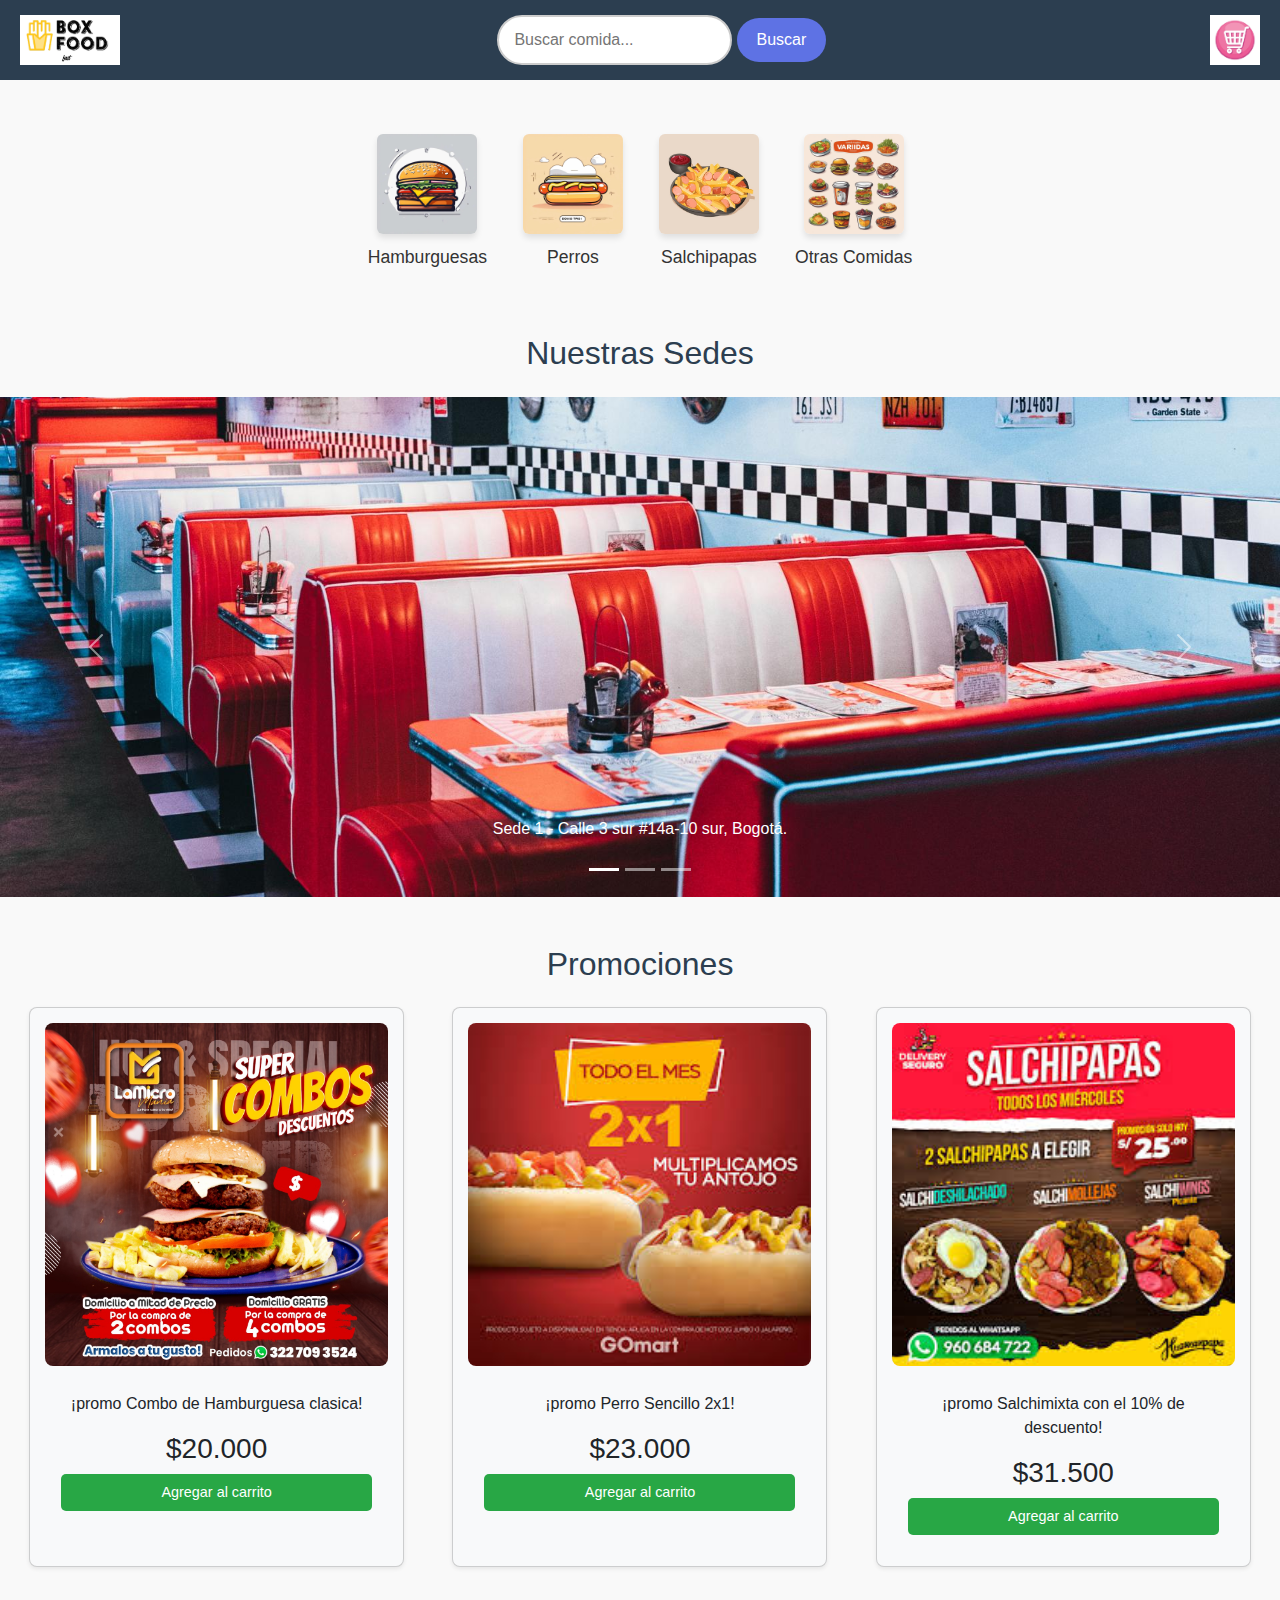
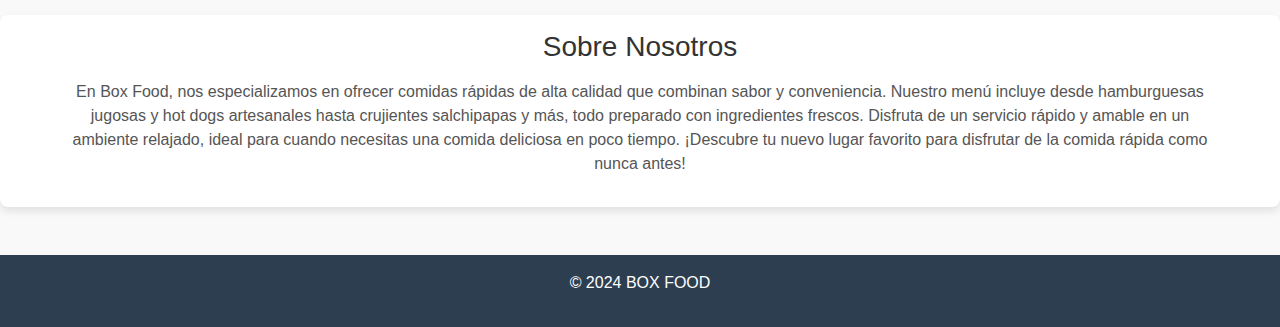
<file: index.html>
<!DOCTYPE html>
<html lang="es">
<head>
    <meta charset="UTF-8">
    <meta name="viewport" content="width=device-width, initial-scale=1.0">
    <title>Punto DF - Restaurante de Comidas Rápidas</title>
    <link href="https://cdn.jsdelivr.net/npm/bootstrap@5.3.0/dist/css/bootstrap.min.css" rel="stylesheet">
    <link rel="stylesheet" href="home.css">
</head>
<body>
    <header>
        <div class="header-container">
            <div class="logo">
                <a href="index.html">
                    <img src="images/logotipo.png" alt="Punto DF Logo">
                </a>
            </div>
            <form id="searchForm" onsubmit="handleSearch(event)">
                <input type="text" id="searchInput" placeholder="Buscar comida..." required>
                <button type="submit">Buscar</button>
            </form>
            <div class="cart-icon" id="cartToggle">
                <img src="images/carro.jpg" alt="Carrito">
            </div>
        </div>
    </header>
    <br>
    <br>
    <!-- Contenedor de la miga de pan -->
   <!-- Miga de pan -->
<nav id="breadcrumbNav" class="breadcrumb-container" style="display: none;">
    <ol class="breadcrumb">
        <li class="breadcrumb-item"><a href="index.html">Home</a></li>
        <li class="breadcrumb-item active" id="currentBreadcrumb" aria-current="page"></li>
    </ol>
</nav>
    <!-- Botones tipo imagen debajo del header -->
    <div class="header-buttons d-flex justify-content-center mt-3">
        <div class="button-container text-center mx-2">
            <a href="hamburguesa.html"><img src="images/hambu.jpg" alt="Botón 1" class="img-fluid rounded"></a>
            <p>Hamburguesas</p>
        </div>
        <div class="button-container text-center mx-2">
            <a href="perros.html"><img src="images/dog.jpg" alt="Botón 2" class="img-fluid rounded"></a>
            <p>Perros</p>
        </div>
        <div class="button-container text-center mx-2">
            <a href="salchipapa.html"><img src="images/salchi.jpg" alt="Botón 3" class="img-fluid rounded"></a>
            <p>Salchipapas</p>
        </div>
        <div class="button-container text-center mx-2">
            <a href="otras.html"><img src="images/otras.jpg" alt="Botón 4" class="img-fluid rounded"></a>
            <p>Otras Comidas</p>
        </div>
    </div>

    <main>
        <section id="home" class="mt-5">
            <h2 class="text-center mb-4">Nuestras Sedes</h2>
            <!-- Carrusel de imágenes -->
            <div id="carouselExampleIndicators" class="carousel slide" data-bs-ride="carousel">
                <div class="carousel-indicators">
                    <button type="button" data-bs-target="#carouselExampleIndicators" data-bs-slide-to="0" class="active" aria-current="true" aria-label="Slide 1"></button>
                    <button type="button" data-bs-target="#carouselExampleIndicators" data-bs-slide-to="1" aria-label="Slide 2"></button>
                    <button type="button" data-bs-target="#carouselExampleIndicators" data-bs-slide-to="2" aria-label="Slide 3"></button>
                </div>
                <div class="carousel-inner">
                    <div class="carousel-item active">
                        <img src="images/1.jpg" class="d-block w-100" alt="Sede 1">
                        <div class="carousel-caption d-none d-md-block">
                            <p>Sede 1 - Calle 3 sur #14a-10 sur, Bogotá.</p>
                        </div>
                    </div>
                    <div class="carousel-item">
                        <img src="images/2.jpg" class="d-block w-100" alt="Sede 2">
                        <div class="carousel-caption d-none d-md-block">
                            <p>Sede 2 - cra72j #42-35 sur, Bogotá.</p>
                        </div>
                    </div>
                    <div class="carousel-item">
                        <img src="images/3.jpg" class="d-block w-100" alt="Sede 3">
                        <div class="carousel-caption d-none d-md-block">
                            <p>Sede 3 - Av. 70 #53-40, Bogotá.</p>
                        </div>
                    </div>
                </div>
                <button class="carousel-control-prev" type="button" data-bs-target="#carouselExampleIndicators" data-bs-slide="prev">
                    <span class="carousel-control-prev-icon" aria-hidden="true"></span>
                    <span class="visually-hidden">Previous</span>
                </button>
                <button class="carousel-control-next" type="button" data-bs-target="#carouselExampleIndicators" data-bs-slide="next">
                    <span class="carousel-control-next-icon" aria-hidden="true"></span>
                    <span class="visually-hidden">Next</span>
                </button>
            </div>

            <h2 class="text-center mt-5">Promociones</h2>
            <div class="promotions-container d-flex justify-content-around mt-4">
                <div class="promo-panel card shadow-sm text-center">
                    <img src="images/promo1.jpeg" alt="Promoción 1" class="card-img-top">
                    <div class="card-body">
                        <p class="card-text">¡promo Combo de Hamburguesa clasica!</p>
                        <h3>$20.000</h3>
                        <button class="add-to-cart btn btn-primary w-100">Agregar al carrito</button>
                    </div>
                </div>

                <div class="promo-panel card shadow-sm text-center">
                    <img src="images/promo2.jpg" alt="Promoción 2" class="card-img-top">
                    <div class="card-body">
                        <p class="card-text">¡promo Perro Sencillo 2x1! </p>
                        <h3>$23.000</h3>
                        <button class="add-to-cart btn btn-primary w-100">Agregar al carrito</button>
                    </div>
                </div>

                <div class="promo-panel card shadow-sm text-center">
                    <img src="images/promo3.jpg" alt="Promoción 3" class="card-img-top">
                    <div class="card-body">
                        <p class="card-text">¡promo Salchimixta con el 10% de descuento!</p>
                        <h3>$31.500</h3>
                        <button class="add-to-cart btn btn-primary w-100">Agregar al carrito</button>
                    </div>
                </div>
            </div>

            <div class="restaurant-info mt-5">
                <h3 class="text-center">Sobre Nosotros</h3>
                <p class="text-center px-5 mt-3">En Box Food, nos especializamos en ofrecer comidas rápidas de alta calidad que combinan sabor y conveniencia. Nuestro menú incluye desde hamburguesas jugosas y hot dogs artesanales hasta crujientes salchipapas y más, todo preparado con ingredientes frescos. Disfruta de un servicio rápido y amable en un ambiente relajado, ideal para cuando necesitas una comida deliciosa en poco tiempo. ¡Descubre tu nuevo lugar favorito para disfrutar de la comida rápida como nunca antes!</p>
            </div>
        </section>
    </main>

   <!-- Apartado del carrito -->
   <div class="cart-sidebar" id="cartSidebar"> 
    <button class="btn btn-primary mb-3" id="backToMenu">Volver al Home</button> <!-- Botón añadido -->
    <h3>Comidas Seleccionadas</h3>
    <ul id="cartItems"></ul>
    <h4>Detalles de Pago</h4>
    <input type="text" id="cardNumber" placeholder="Número de tarjeta" class="form-control mb-2">
    <input type="text" id="phoneNumber" placeholder="Número de celular" class="form-control mb-2">
    <button class="btn btn-success" id="submitOrder">Enviar</button>
</div>

    <!-- Modal para confirmar el pedido -->
<div class="modal fade" id="orderModal" tabindex="-1" aria-labelledby="orderModalLabel" aria-hidden="true">
    <div class="modal-dialog">
        <div class="modal-content">
            <div class="modal-header">
                <h5 class="modal-title" id="orderModalLabel">Pedido Enviado</h5>
                <button type="button" class="btn-close" data-bs-dismiss="modal" aria-label="Close"></button>
            </div>
            <div class="modal-body">
                ¡Tu pedido ha sido enviado correctamente!
            </div>
            <div class="modal-footer">
                <button type="button" class="btn btn-secondary" data-bs-dismiss="modal">Cerrar</button>
            </div>
        </div>
    </div>
</div>

    <footer class="text-center py-3 mt-5">
        <p>&copy; 2024 BOX FOOD</p>
    </footer>

    <!-- Scripts de Bootstrap -->
    <script src="https://cdn.jsdelivr.net/npm/bootstrap@5.3.0/dist/js/bootstrap.bundle.min.js"></script>
    <script src="js.js"></script>
    <script src="home.js"></script>
    <script src="miga.js"></script>

</body>
</html>
</file>
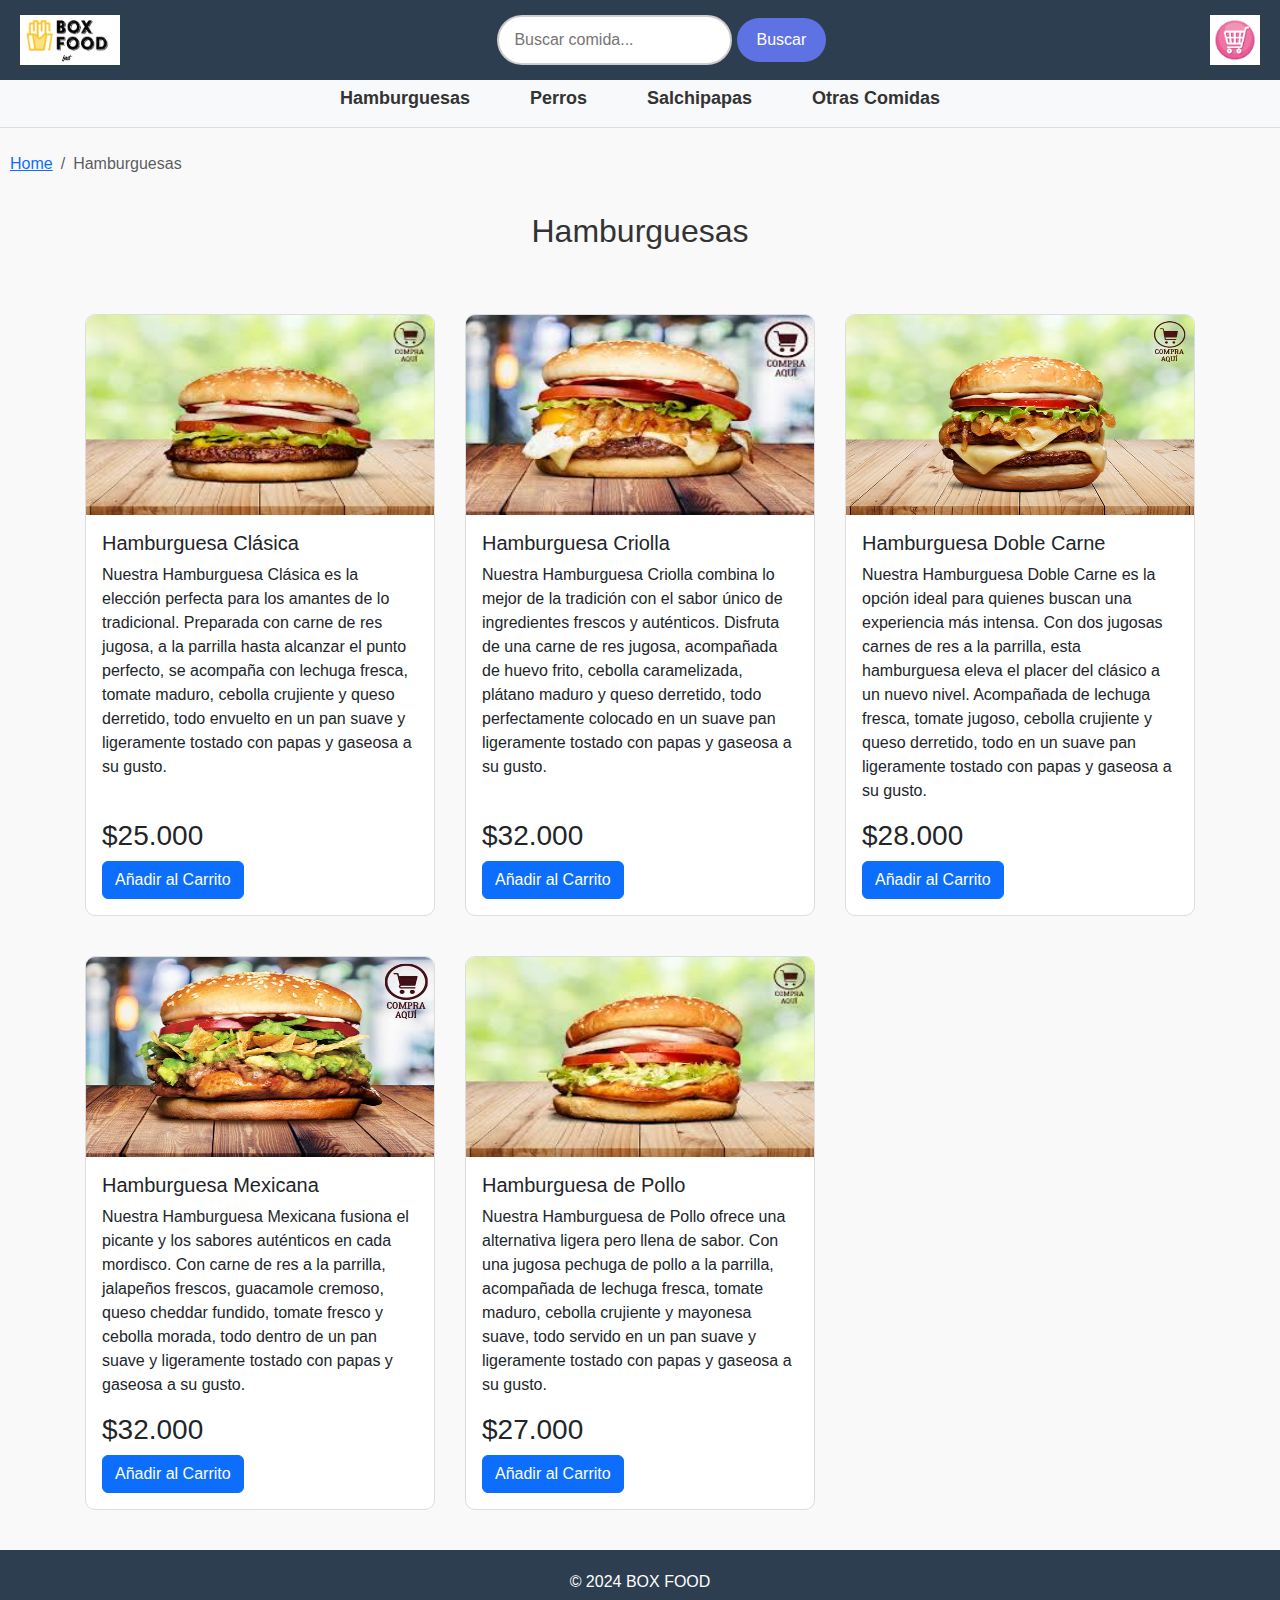
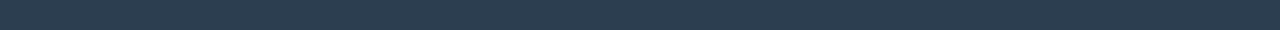
<file: hamburguesa.html>
<!DOCTYPE html>
<html lang="es">
<head>
    <meta charset="UTF-8">
    <meta name="viewport" content="width=device-width, initial-scale=1.0">
    <title>Hamburguesas - Punto DF</title>
    <link href="https://cdn.jsdelivr.net/npm/bootstrap@5.3.0/dist/css/bootstrap.min.css" rel="stylesheet">
    <link rel="stylesheet" href="comidas.css">
</head>
<body>
    <header>
        <div class="header-container">
            <div class="logo">
                <a href="index.html">
                    <img src="images/logotipo.png" alt="Punto DF Logo">
                </a>
            </div>
            <form id="searchForm" onsubmit="handleSearch(event)">
                <input type="text" id="searchInput" placeholder="Buscar comida..." required>
                <button type="submit">Buscar</button>
            </form>
            <div class="cart-icon" id="cartToggle">
                <img src="images/carro.jpg" alt="Carrito">
            </div>
        </div>
    </header>

    
    <nav class="navbar navbar-expand-lg navbar-light bg-light">
        <div class="container">
            <ul class="menu">
                <li><a href="hamburguesa.html">Hamburguesas</a></li>
                <li><a href="perros.html">Perros</a></li>
                <li><a href="salchipapa.html">Salchipapas</a></li>
                <li><a href="otras.html">Otras Comidas</a></li>
            </ul>
        </div>
    </nav>
   <br>  
       <!-- Miga de pan -->
<nav id="breadcrumbNav" class="breadcrumb-container" style="display: none;">
    <ol class="breadcrumb">
        <li class="breadcrumb-item"><a href="index.html">Home</a></li>
        <li class="breadcrumb-item active" id="currentBreadcrumb" aria-current="page"></li>
    </ol>
</nav>
    <main>
        <section>
          
            <h2>Hamburguesas</h2>
            <br>
            <div class="container">
                <div class="row">
                    <div class="col-md-4">
                        <div class="card">
                            <img src="images/clasica.jpeg" class="card-img-top" alt="Hamburguesa Clásica">
                            <div class="card-body">
                                <h5 id="Hamburguesa Clásica">Hamburguesa Clásica</h5>
                                <p class="card-text">Nuestra Hamburguesa Clásica es la elección perfecta para los amantes de lo tradicional. Preparada con carne de res jugosa, a la parrilla hasta alcanzar el punto perfecto, se acompaña con lechuga fresca, tomate maduro, cebolla crujiente y queso derretido, todo envuelto en un pan suave y ligeramente tostado con papas y gaseosa a su gusto.</p>
                                <br>
                                <h3>$25.000</h3>
                                <button class="btn btn-primary add-to-cart">Añadir al Carrito</button>
                            </div>
                        </div>
                    </div>
                    <div class="col-md-4">
                        <div class="card">
                            <img src="images/criolla.jpeg" class="card-img-top" alt="Hamburguesa Criolla">
                            <div class="card-body">
                                <h5 id="Hamburguesa Criolla">Hamburguesa Criolla</h5>
                                <p class="card-text">Nuestra Hamburguesa Criolla combina lo mejor de la tradición con el sabor único de ingredientes frescos y auténticos. Disfruta de una carne de res jugosa, acompañada de huevo frito, cebolla caramelizada, plátano maduro y queso derretido, todo perfectamente colocado en un suave pan ligeramente tostado con papas y gaseosa a su gusto.</p>
                                <br>
                                <h3>$32.000</h3>
                                <button class="btn btn-primary add-to-cart">Añadir al Carrito</button>
                            </div>
                        </div>
                    </div>
                    <div class="col-md-4">
                        <div class="card">
                            <img src="images/doblecarne.jpeg" class="card-img-top" alt="Hamburguesa Doble Carne">
                            <div class="card-body">
                                <h5 id="Hamburguesa Doble Carne">Hamburguesa Doble Carne</h5>
                                <p class="card-text">Nuestra Hamburguesa Doble Carne es la opción ideal para quienes buscan una experiencia más intensa. Con dos jugosas carnes de res a la parrilla, esta hamburguesa eleva el placer del clásico a un nuevo nivel. Acompañada de lechuga fresca, tomate jugoso, cebolla crujiente y queso derretido, todo en un suave pan ligeramente tostado con papas y gaseosa a su gusto.</p>
                                <h3>$28.000</h3>
                                <button class="btn btn-primary add-to-cart">Añadir al Carrito</button>
                            </div>
                        </div>
                    </div>
                    <div class="col-md-4">
                        <div class="card">
                            <img src="images/mexicana.jpeg" class="card-img-top" alt="Hamburguesa Mexicana">
                            <div class="card-body">
                                <h5 id="Hamburguesa Mexicana">Hamburguesa Mexicana</h5>
                                <p class="card-text">Nuestra Hamburguesa Mexicana fusiona el picante y los sabores auténticos en cada mordisco. Con carne de res a la parrilla, jalapeños frescos, guacamole cremoso, queso cheddar fundido, tomate fresco y cebolla morada, todo dentro de un pan suave y ligeramente tostado con papas y gaseosa a su gusto.</p>
                                <h3>$32.000</h3>
                        
                                <button class="btn btn-primary add-to-cart">Añadir al Carrito</button>
                            </div>
                        </div>
                    </div>
                    <div class="col-md-4">
                        <div class="card">
                            <img src="images/pollo.jpeg" class="card-img-top" alt="Hamburguesa de Pollo">
                            <div class="card-body">
                                <h5 id="Hamburguesa de Pollo">Hamburguesa de Pollo</h5>
                                <p class="card-text">Nuestra Hamburguesa de Pollo ofrece una alternativa ligera pero llena de sabor. Con una jugosa pechuga de pollo a la parrilla, acompañada de lechuga fresca, tomate maduro, cebolla crujiente y mayonesa suave, todo servido en un pan suave y ligeramente tostado con papas y gaseosa a su gusto.</p>
                                <h3>$27.000</h3>
                                
                                <button class="btn btn-primary add-to-cart">Añadir al Carrito</button>
                            </div>
                        </div>
                    </div>
                </div>
            </div>
        </section>
    </main>
    <!-- Apartado del carrito -->
    <div class="cart-sidebar" id="cartSidebar"> 
        <button class="btn btn-primary mb-3" id="backToMenu">Volver al Menu</button> <!-- Botón añadido -->
        <h3>Comidas Seleccionadas</h3>
        <ul id="cartItems"></ul>
        <h4>Detalles de Pago</h4>
        <input type="text" id="cardNumber" placeholder="Número de tarjeta" class="form-control mb-2">
        <input type="text" id="phoneNumber" placeholder="Número de celular" class="form-control mb-2">
        <button class="btn btn-success" id="submitOrder">Enviar</button>
    </div>

   <!-- Modal para confirmar el pedido -->
   <div class="modal fade" id="orderModal" tabindex="-1" aria-labelledby="orderModalLabel" aria-hidden="true">
    <div class="modal-dialog">
        <div class="modal-content">
            <div class="modal-header">
                <h5 class="modal-title" id="orderModalLabel">Pedido Enviado</h5>
                <button type="button" class="btn-close" data-bs-dismiss="modal" aria-label="Close"></button>
            </div>
            <div class="modal-body">
                ¡Tu pedido ha sido enviado correctamente!
            </div>
            <div class="modal-footer">
                <button type="button" class="btn btn-secondary" data-bs-dismiss="modal">Cerrar</button>
            </div>
        </div>
    </div>
</div>
    <footer>
        <p>&copy; 2024 BOX FOOD</p>
    </footer>

    <script src="https://cdn.jsdelivr.net/npm/@popperjs/core@2.11.6/dist/umd/popper.min.js"></script>
    <script src="https://cdn.jsdelivr.net/npm/bootstrap@5.3.0/dist/js/bootstrap.min.js"></script>
    <script src="js.js"></script>
    <script src="home.js"></script>
    <script src="miga.js"></script>
</body>
</html>
</file>
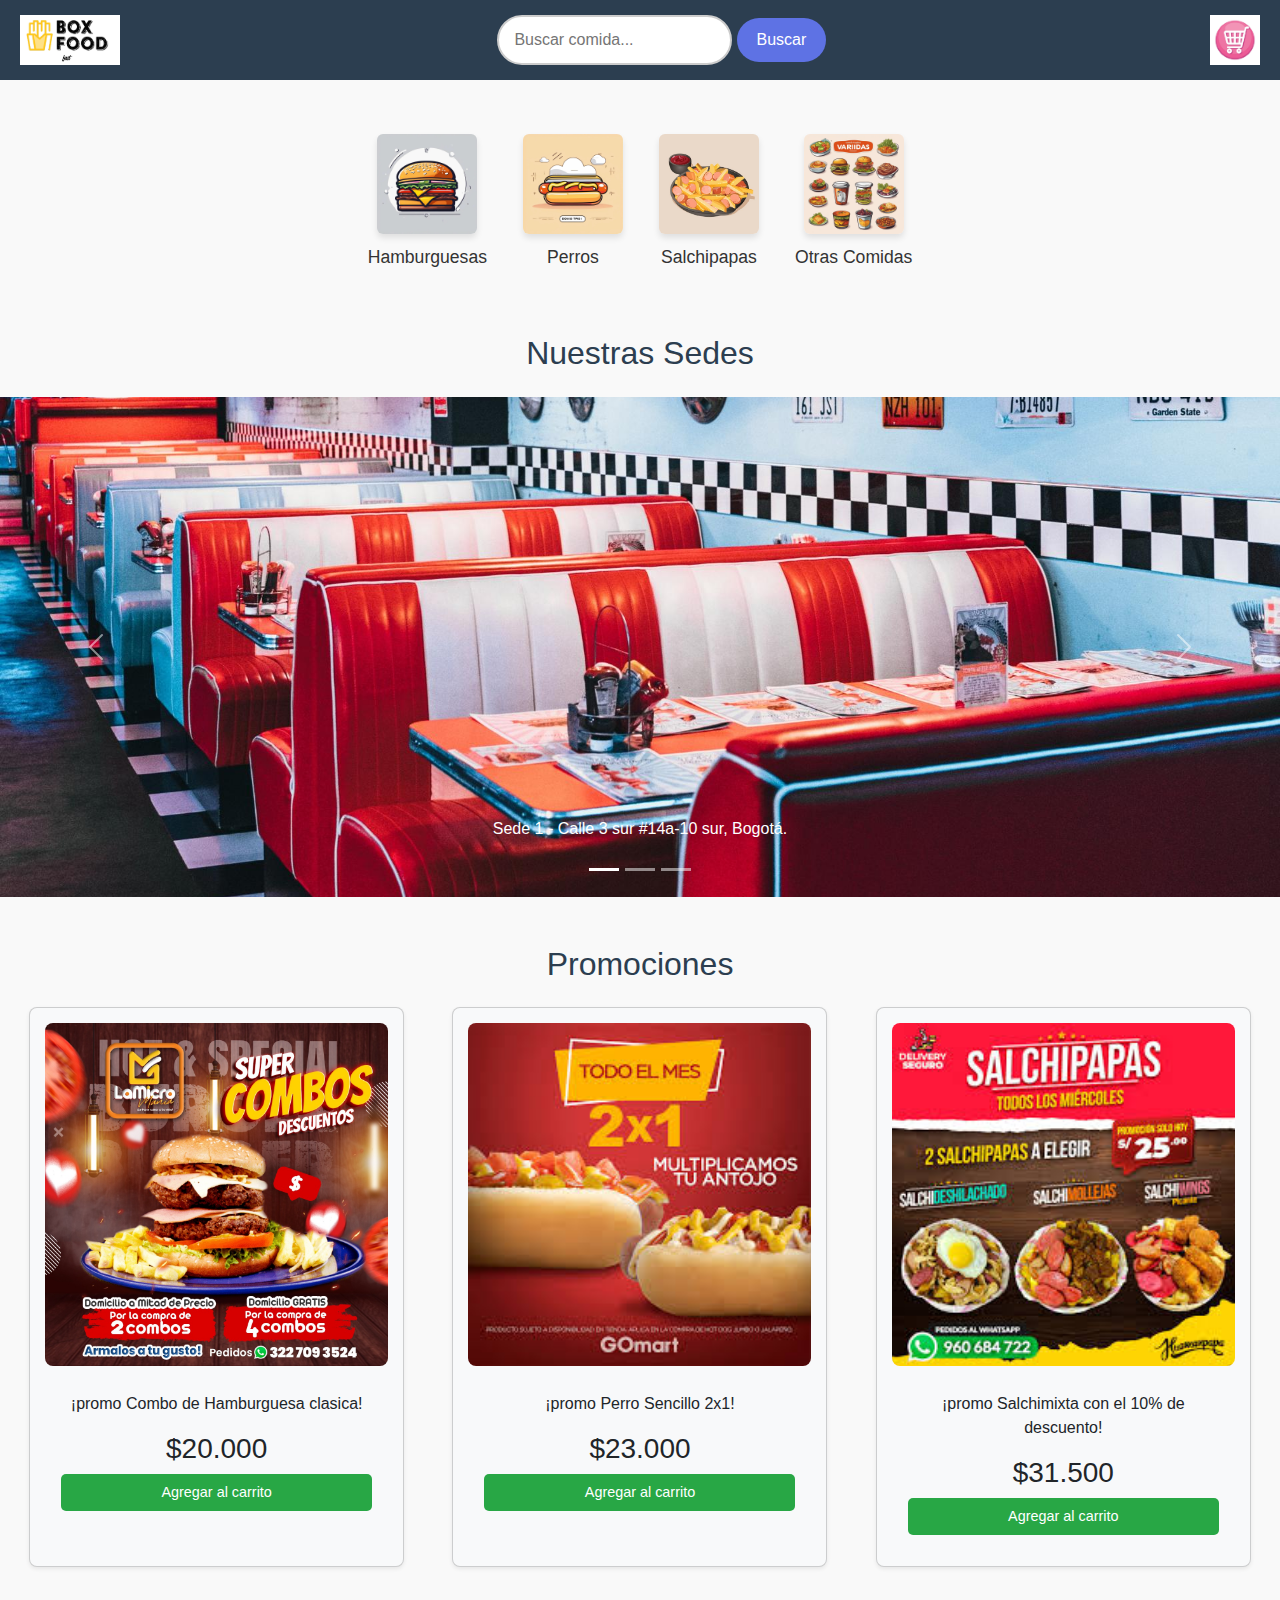
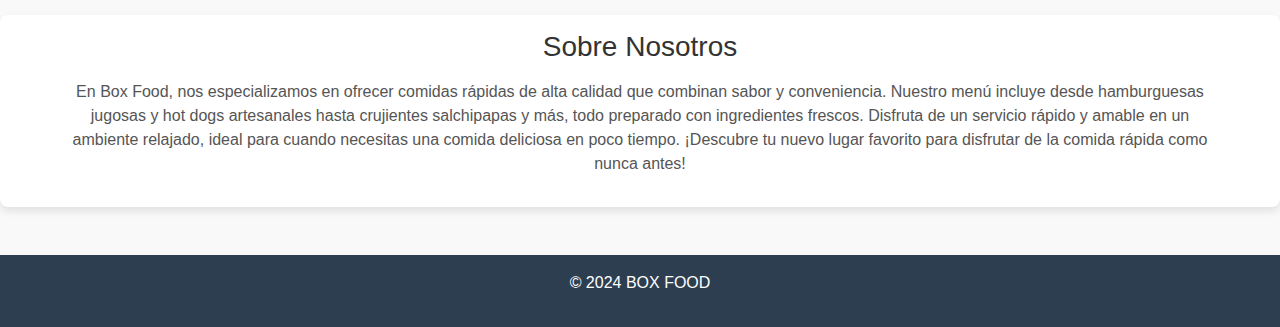
<file: home.html>
<!DOCTYPE html>
<html lang="es">
<head>
    <meta charset="UTF-8">
    <meta name="viewport" content="width=device-width, initial-scale=1.0">
    <title>Punto DF - Restaurante de Comidas Rápidas</title>
    <link href="https://cdn.jsdelivr.net/npm/bootstrap@5.3.0/dist/css/bootstrap.min.css" rel="stylesheet">
    <link rel="stylesheet" href="home.css">
</head>
<body>
    <header>
        <div class="header-container">
            <div class="logo">
                <a href="home.html">
                    <img src="images/logotipo.png" alt="Punto DF Logo">
                </a>
            </div>
            <form id="searchForm" onsubmit="handleSearch(event)">
                <input type="text" id="searchInput" placeholder="Buscar comida..." required>
                <button type="submit">Buscar</button>
            </form>
            <div class="cart-icon" id="cartToggle">
                <img src="images/carro.jpg" alt="Carrito">
            </div>
        </div>
    </header>
    <br>
    <br>
    <!-- Contenedor de la miga de pan -->
   <!-- Miga de pan -->
<nav id="breadcrumbNav" class="breadcrumb-container" style="display: none;">
    <ol class="breadcrumb">
        <li class="breadcrumb-item"><a href="home.html">Home</a></li>
        <li class="breadcrumb-item active" id="currentBreadcrumb" aria-current="page"></li>
    </ol>
</nav>
    <!-- Botones tipo imagen debajo del header -->
    <div class="header-buttons d-flex justify-content-center mt-3">
        <div class="button-container text-center mx-2">
            <a href="hamburguesa.html"><img src="images/hambu.jpg" alt="Botón 1" class="img-fluid rounded"></a>
            <p>Hamburguesas</p>
        </div>
        <div class="button-container text-center mx-2">
            <a href="perros.html"><img src="images/dog.jpg" alt="Botón 2" class="img-fluid rounded"></a>
            <p>Perros</p>
        </div>
        <div class="button-container text-center mx-2">
            <a href="salchipapa.html"><img src="images/salchi.jpg" alt="Botón 3" class="img-fluid rounded"></a>
            <p>Salchipapas</p>
        </div>
        <div class="button-container text-center mx-2">
            <a href="otras.html"><img src="images/otras.jpg" alt="Botón 4" class="img-fluid rounded"></a>
            <p>Otras Comidas</p>
        </div>
    </div>

    <main>
        <section id="home" class="mt-5">
            <h2 class="text-center mb-4">Nuestras Sedes</h2>
            <!-- Carrusel de imágenes -->
            <div id="carouselExampleIndicators" class="carousel slide" data-bs-ride="carousel">
                <div class="carousel-indicators">
                    <button type="button" data-bs-target="#carouselExampleIndicators" data-bs-slide-to="0" class="active" aria-current="true" aria-label="Slide 1"></button>
                    <button type="button" data-bs-target="#carouselExampleIndicators" data-bs-slide-to="1" aria-label="Slide 2"></button>
                    <button type="button" data-bs-target="#carouselExampleIndicators" data-bs-slide-to="2" aria-label="Slide 3"></button>
                </div>
                <div class="carousel-inner">
                    <div class="carousel-item active">
                        <img src="images/1.jpg" class="d-block w-100" alt="Sede 1">
                        <div class="carousel-caption d-none d-md-block">
                            <p>Sede 1 - Calle 3 sur #14a-10 sur, Bogotá.</p>
                        </div>
                    </div>
                    <div class="carousel-item">
                        <img src="images/2.jpg" class="d-block w-100" alt="Sede 2">
                        <div class="carousel-caption d-none d-md-block">
                            <p>Sede 2 - cra72j #42-35 sur, Bogotá.</p>
                        </div>
                    </div>
                    <div class="carousel-item">
                        <img src="images/3.jpg" class="d-block w-100" alt="Sede 3">
                        <div class="carousel-caption d-none d-md-block">
                            <p>Sede 3 - Av. 70 #53-40, Bogotá.</p>
                        </div>
                    </div>
                </div>
                <button class="carousel-control-prev" type="button" data-bs-target="#carouselExampleIndicators" data-bs-slide="prev">
                    <span class="carousel-control-prev-icon" aria-hidden="true"></span>
                    <span class="visually-hidden">Previous</span>
                </button>
                <button class="carousel-control-next" type="button" data-bs-target="#carouselExampleIndicators" data-bs-slide="next">
                    <span class="carousel-control-next-icon" aria-hidden="true"></span>
                    <span class="visually-hidden">Next</span>
                </button>
            </div>

            <h2 class="text-center mt-5">Promociones</h2>
            <div class="promotions-container d-flex justify-content-around mt-4">
                <div class="promo-panel card shadow-sm text-center">
                    <img src="images/promo1.jpeg" alt="Promoción 1" class="card-img-top">
                    <div class="card-body">
                        <p class="card-text">¡promo Combo de Hamburguesa clasica!</p>
                        <h3>$20.000</h3>
                        <button class="add-to-cart btn btn-primary w-100">Agregar al carrito</button>
                    </div>
                </div>

                <div class="promo-panel card shadow-sm text-center">
                    <img src="images/promo2.jpg" alt="Promoción 2" class="card-img-top">
                    <div class="card-body">
                        <p class="card-text">¡promo Perro Sencillo 2x1! </p>
                        <h3>$23.000</h3>
                        <button class="add-to-cart btn btn-primary w-100">Agregar al carrito</button>
                    </div>
                </div>

                <div class="promo-panel card shadow-sm text-center">
                    <img src="images/promo3.jpg" alt="Promoción 3" class="card-img-top">
                    <div class="card-body">
                        <p class="card-text">¡promo Salchimixta con el 10% de descuento!</p>
                        <h3>$31.500</h3>
                        <button class="add-to-cart btn btn-primary w-100">Agregar al carrito</button>
                    </div>
                </div>
            </div>

            <div class="restaurant-info mt-5">
                <h3 class="text-center">Sobre Nosotros</h3>
                <p class="text-center px-5 mt-3">En Box Food, nos especializamos en ofrecer comidas rápidas de alta calidad que combinan sabor y conveniencia. Nuestro menú incluye desde hamburguesas jugosas y hot dogs artesanales hasta crujientes salchipapas y más, todo preparado con ingredientes frescos. Disfruta de un servicio rápido y amable en un ambiente relajado, ideal para cuando necesitas una comida deliciosa en poco tiempo. ¡Descubre tu nuevo lugar favorito para disfrutar de la comida rápida como nunca antes!</p>
            </div>
        </section>
    </main>

   <!-- Apartado del carrito -->
   <div class="cart-sidebar" id="cartSidebar"> 
    <button class="btn btn-primary mb-3" id="backToMenu">Volver al Home</button> <!-- Botón añadido -->
    <h3>Comidas Seleccionadas</h3>
    <ul id="cartItems"></ul>
    <h4>Detalles de Pago</h4>
    <input type="text" id="cardNumber" placeholder="Número de tarjeta" class="form-control mb-2">
    <input type="text" id="phoneNumber" placeholder="Número de celular" class="form-control mb-2">
    <button class="btn btn-success" id="submitOrder">Enviar</button>
</div>

    <!-- Modal para confirmar el pedido -->
<div class="modal fade" id="orderModal" tabindex="-1" aria-labelledby="orderModalLabel" aria-hidden="true">
    <div class="modal-dialog">
        <div class="modal-content">
            <div class="modal-header">
                <h5 class="modal-title" id="orderModalLabel">Pedido Enviado</h5>
                <button type="button" class="btn-close" data-bs-dismiss="modal" aria-label="Close"></button>
            </div>
            <div class="modal-body">
                ¡Tu pedido ha sido enviado correctamente!
            </div>
            <div class="modal-footer">
                <button type="button" class="btn btn-secondary" data-bs-dismiss="modal">Cerrar</button>
            </div>
        </div>
    </div>
</div>

    <footer class="text-center py-3 mt-5">
        <p>&copy; 2024 BOX FOOD</p>
    </footer>

    <!-- Scripts de Bootstrap -->
    <script src="https://cdn.jsdelivr.net/npm/bootstrap@5.3.0/dist/js/bootstrap.bundle.min.js"></script>
    <script src="js.js"></script>
    <script src="home.js"></script>
    <script src="miga.js"></script>

</body>
</html>
</file>
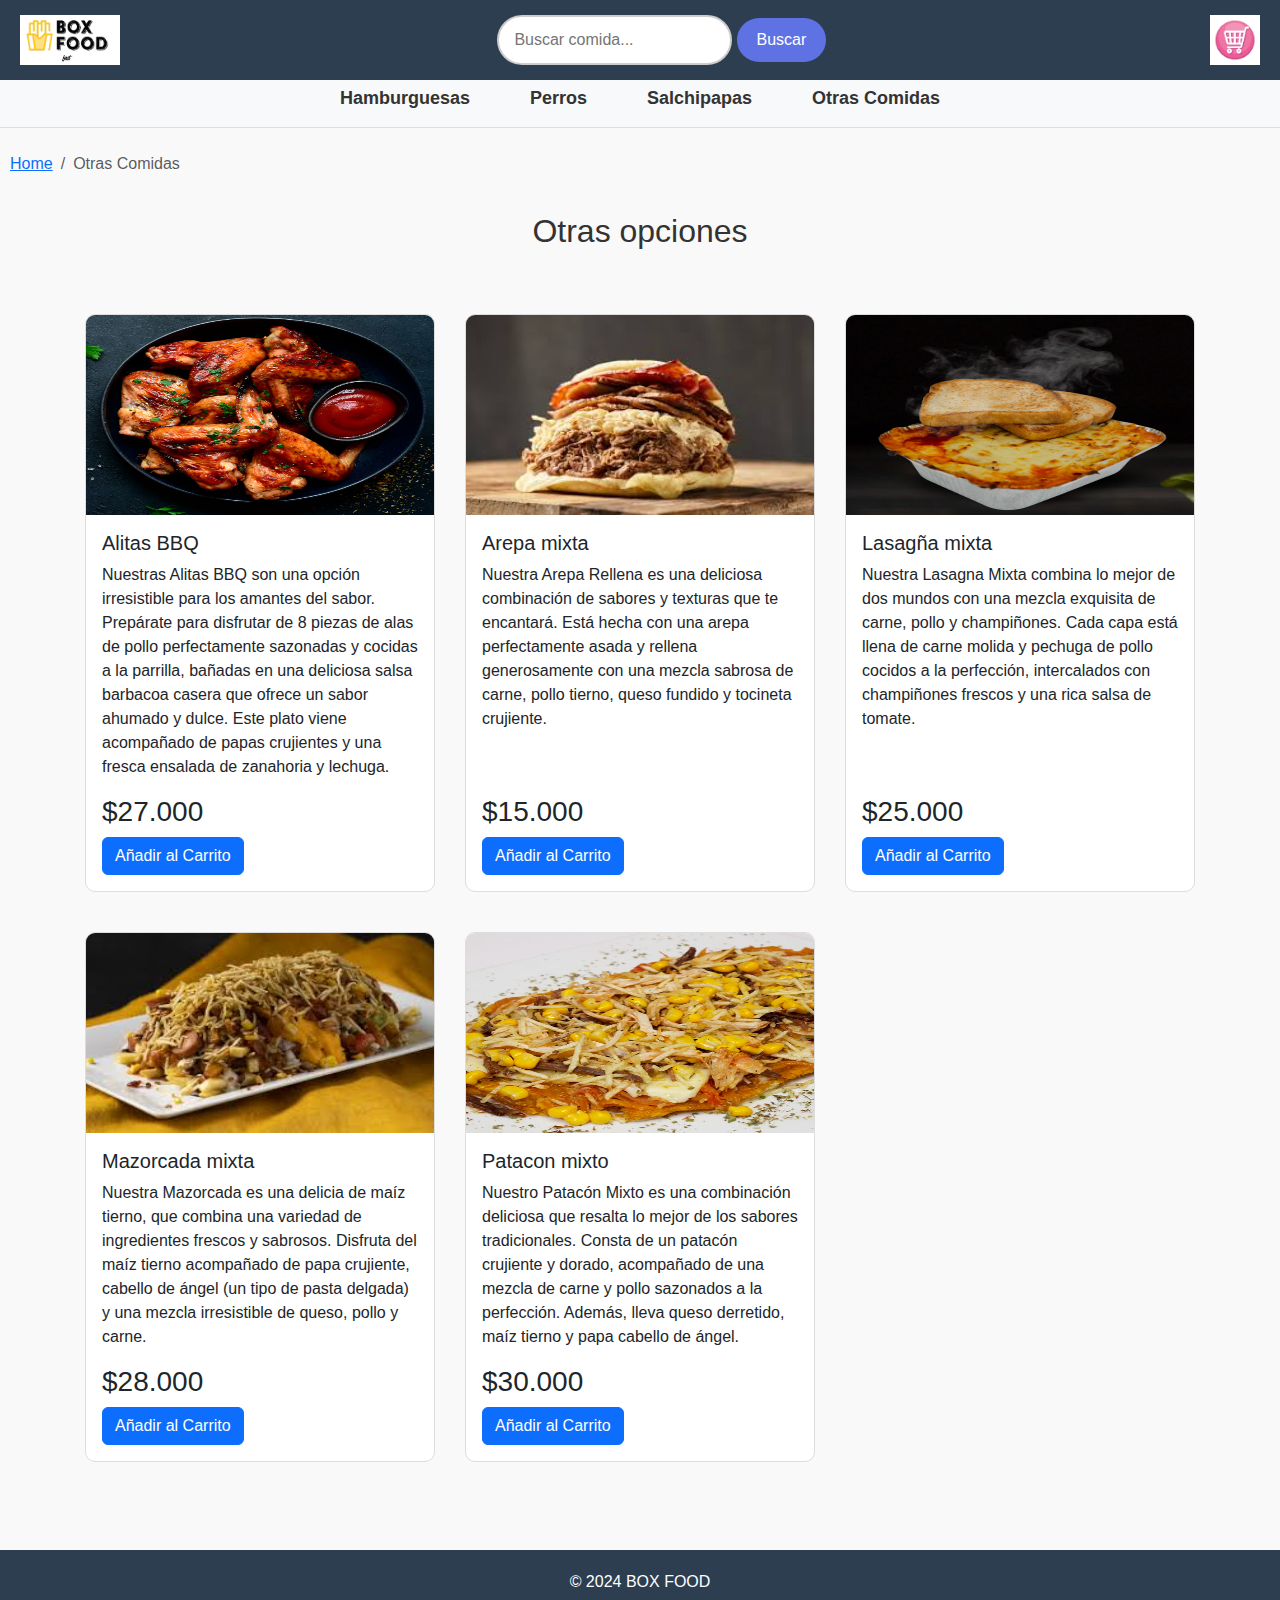
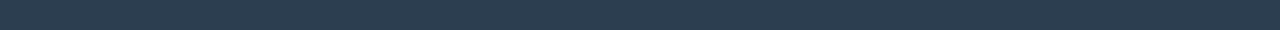
<file: otras.html>
<!DOCTYPE html>
<html lang="es">
<head>
    <meta charset="UTF-8">
    <meta name="viewport" content="width=device-width, initial-scale=1.0">
    <title>otras opciones</title>
    <link href="https://cdn.jsdelivr.net/npm/bootstrap@5.3.0/dist/css/bootstrap.min.css" rel="stylesheet">
    <link rel="stylesheet" href="comidas.css">
</head>
<body>
    <header>
        <div class="header-container">
            <div class="logo">
                <a href="index.html">
                    <img src="images/logotipo.png" alt="Punto DF Logo">
                </a>
            </div>
            <form id="searchForm" onsubmit="handleSearch(event)">
                <input type="text" id="searchInput" placeholder="Buscar comida..." required>
                <button type="submit">Buscar</button>
            </form>
            <div class="cart-icon" id="cartToggle">
                <img src="images/carro.jpg" alt="Carrito">
            </div>
        </div>
    </header>
 
    
    <nav class="navbar navbar-expand-lg navbar-light bg-light">
        <div class="container">
            <ul class="menu">
                <li><a href="hamburguesa.html">Hamburguesas</a></li>
                <li><a href="perros.html">Perros</a></li>
                <li><a href="salchipapa.html">Salchipapas</a></li>
                <li><a href="otras.html">Otras Comidas</a></li>
            </ul>
        </div>
    </nav>
    <br>
        <!-- Miga de pan -->
<nav id="breadcrumbNav" class="breadcrumb-container" style="display: none;">
    <ol class="breadcrumb">
        <li class="breadcrumb-item"><a href="index.html">Home</a></li>
        <li class="breadcrumb-item active" id="currentBreadcrumb" aria-current="page"></li>
    </ol>
</nav>
    <main>
        <section>
            <h2>Otras opciones</h2>
            <br>
            <div class="container">
                <div class="row">
                    <div class="col-md-4">
                        <div class="card">
                            <img src="images/alitasbbq.jpeg" class="card-img-top" alt="Comida 1">
                            <div class="card-body">
                                <h5 id="Alitas">Alitas BBQ</h5>
                                <p class="card-text">Nuestras Alitas BBQ son una opción irresistible para los amantes del sabor. Prepárate para disfrutar de 8 piezas de alas de pollo perfectamente sazonadas y cocidas a la parrilla, bañadas en una deliciosa salsa barbacoa casera que ofrece un sabor ahumado y dulce. Este plato viene acompañado de papas crujientes y una fresca ensalada de zanahoria y lechuga. </p>
                                <h3>$27.000</h3>
                                <button class="btn btn-primary add-to-cart">Añadir al Carrito</button>
                            </div>
                        </div>
                    </div>
                    <div class="col-md-4">
                        <div class="card">
                            <img src="images/arepa.jpeg" class="card-img-top" alt="Comida 2">
                            <div class="card-body">
                                <h5 id="arepa">Arepa mixta</h5>
                                <p class="card-text">Nuestra Arepa Rellena es una deliciosa combinación de sabores y texturas que te encantará. Está hecha con una arepa perfectamente asada y rellena generosamente con una mezcla sabrosa de carne, pollo tierno, queso fundido y tocineta crujiente. </p>
                                <br>
                                <br>
                                <h3>$15.000</h3>
                                <button class="btn btn-primary add-to-cart">Añadir al Carrito</button>
                            </div>
                        </div>
                    </div>
                    <div class="col-md-4">
                        <div class="card">
                            <img src="images/lasagña.jpeg" class="card-img-top" alt="Comida 3">
                            <div class="card-body">
                                <h5 id="Lasagna">Lasagña mixta</h5>
                                <p class="card-text">Nuestra Lasagna Mixta combina lo mejor de dos mundos con una mezcla exquisita de carne, pollo y champiñones. Cada capa está llena de carne molida y pechuga de pollo cocidos a la perfección, intercalados con champiñones frescos y una rica salsa de tomate.</p>
                                <br>
                                <br>
                                
                                <h3>$25.000</h3>
                                <button class="btn btn-primary add-to-cart">Añadir al Carrito</button>
                            </div>
                        </div>
                    </div>
                    <div class="col-md-4">
                        <div class="card">
                            <img src="images/mazorcada.jpeg" class="card-img-top" alt="Comida 4">
                            <div class="card-body">
                                <h5 id="mazorcada">Mazorcada mixta</h5>
                                <p class="card-text">Nuestra Mazorcada es una delicia de maíz tierno, que combina una variedad de ingredientes frescos y sabrosos. Disfruta del maíz tierno acompañado de papa crujiente, cabello de ángel (un tipo de pasta delgada) y una mezcla irresistible de queso, pollo y carne. </p>
                                <h3>$28.000</h3>
                                <button class="btn btn-primary add-to-cart">Añadir al Carrito</button>
                            </div>
                        </div>
                    </div>
                    <div class="col-md-4">
                        <div class="card">
                            <img src="images/patacon.jpeg" class="card-img-top" alt="Comida 5">
                            <div class="card-body">
                                <h5 id="patacon">Patacon mixto</h5>
                                <p class="card-text">Nuestro Patacón Mixto es una combinación deliciosa que resalta lo mejor de los sabores tradicionales. Consta de un patacón crujiente y dorado, acompañado de una mezcla de carne y pollo sazonados a la perfección. Además, lleva queso derretido, maíz tierno y papa cabello de ángel.</p>
                                <h3>$30.000</h3>
                                <button class="btn btn-primary add-to-cart">Añadir al Carrito</button>
                            </div>
                        </div>
                    </div>
                </div>
            </div>
        </section>
    </main>
      <!-- Apartado del carrito -->
    <div class="cart-sidebar" id="cartSidebar"> 
        <button class="btn btn-primary mb-3" id="backToMenu">Volver al Menu</button> <!-- Botón añadido -->
        <h3>Comidas Seleccionadas</h3>
        <ul id="cartItems"></ul>
        <h4>Detalles de Pago</h4>
        <input type="text" id="cardNumber" placeholder="Número de tarjeta" class="form-control mb-2">
        <input type="text" id="phoneNumber" placeholder="Número de celular" class="form-control mb-2">
        <button class="btn btn-success" id="submitOrder">Enviar</button>
    </div>

    <!-- Modal para confirmar el pedido -->
    <div class="modal fade" id="orderModal" tabindex="-1" aria-labelledby="orderModalLabel" aria-hidden="true">
        <div class="modal-dialog">
            <div class="modal-content">
                <div class="modal-header">
                    <h5 class="modal-title" id="orderModalLabel">Pedido Enviado</h5>
                    <button type="button" class="btn-close" data-bs-dismiss="modal" aria-label="Close"></button>
                </div>
                <div class="modal-body">
                    ¡Tu pedido ha sido enviado correctamente!
                </div>
                <div class="modal-footer">
                    <button type="button" class="btn btn-secondary" data-bs-dismiss="modal">Cerrar</button>
                </div>
            </div>
        </div>
    </div> 
    <br>
    <br>

    <footer>
        <p>&copy; 2024 BOX FOOD</p>
    </footer>

    <script src="https://cdn.jsdelivr.net/npm/@popperjs/core@2.11.6/dist/umd/popper.min.js"></script>
    <script src="https://cdn.jsdelivr.net/npm/bootstrap@5.3.0/dist/js/bootstrap.min.js"></script>
    <script src="js.js"></script>
    <script src="home.js"></script>
    <script src="miga.js"></script>
</body>
</html>
</file>
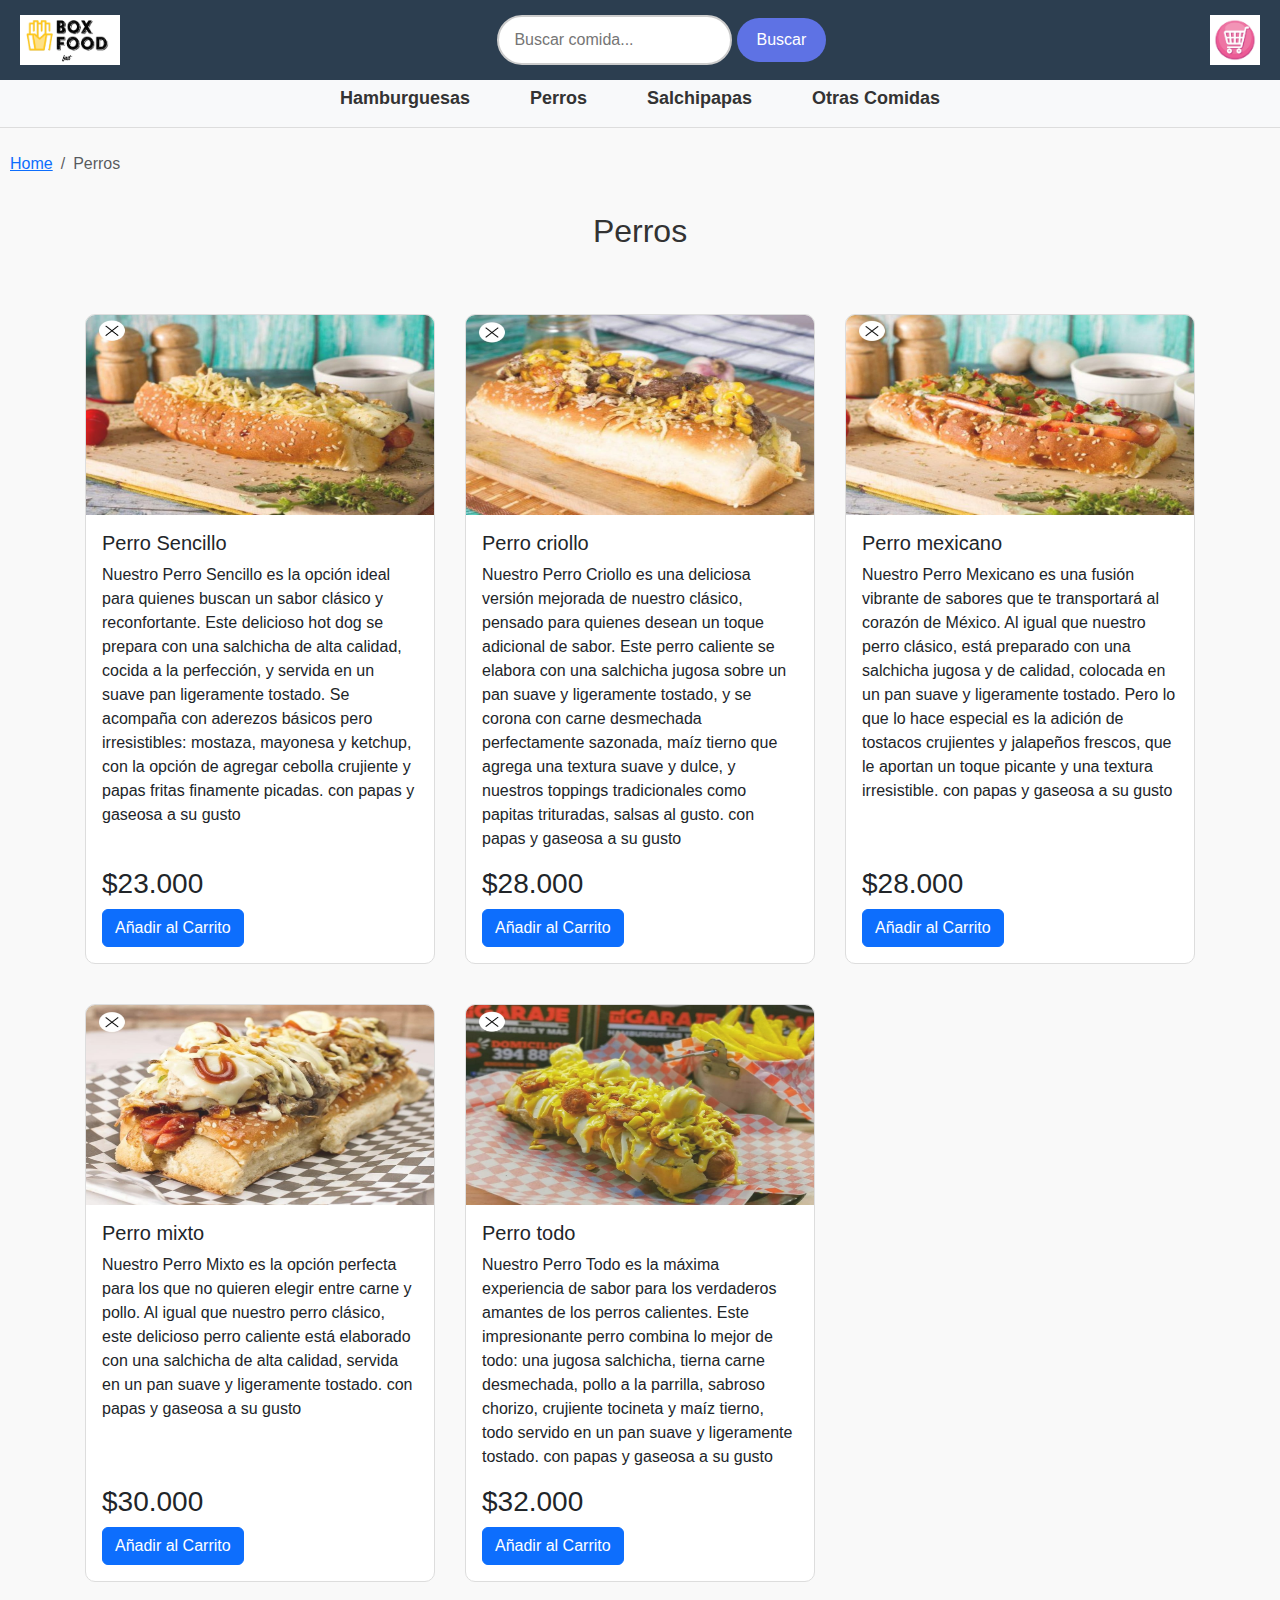
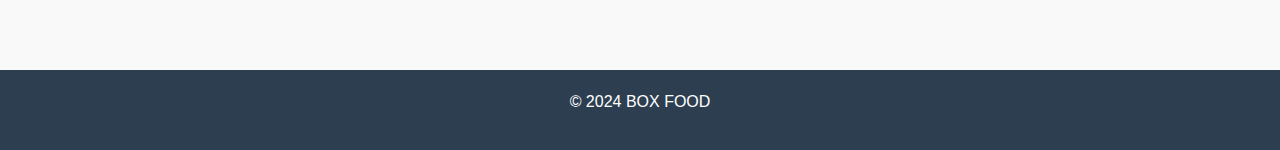
<file: perros.html>
<!DOCTYPE html>
<html lang="es">
<head>
    <meta charset="UTF-8">
    <meta name="viewport" content="width=device-width, initial-scale=1.0">
    <title>Perros - Punto DF</title>
    <link href="https://cdn.jsdelivr.net/npm/bootstrap@5.3.0/dist/css/bootstrap.min.css" rel="stylesheet">
    <link rel="stylesheet" href="comidas.css">
</head>
<body>
    <header>
        <div class="header-container">
            <div class="logo">
                <a href="index.html">
                    <img src="images/logotipo.png" alt="Punto DF Logo">
                </a>
            </div>
            <form id="searchForm" onsubmit="handleSearch(event)">
                <input type="text" id="searchInput" placeholder="Buscar comida..." required>
                <button type="submit">Buscar</button>
            </form>
            <div class="cart-icon" id="cartToggle">
                <img src="images/carro.jpg" alt="Carrito">
            </div>
        </div>
    </header>

    <nav class="navbar navbar-expand-lg navbar-light bg-light">
        <div class="container">
            <ul class="menu">
                <li><a href="hamburguesa.html">Hamburguesas</a></li>
                <li><a href="perros.html">Perros</a></li>
                <li><a href="salchipapa.html">Salchipapas</a></li>
                <li><a href="otras.html">Otras Comidas</a></li>
            </ul>
        </div>
    </nav>
    <br>
        <!-- Miga de pan -->
<nav id="breadcrumbNav" class="breadcrumb-container" style="display: none;">
    <ol class="breadcrumb">
        <li class="breadcrumb-item"><a href="index.html">Home</a></li>
        <li class="breadcrumb-item active" id="currentBreadcrumb" aria-current="page"></li>
    </ol>
</nav>
    <main>
        <section>
            <h2>Perros</h2>
            <br>
            <div class="container">
                <div class="row">
                    <div class="col-md-4">
                        <div class="card">
                            <img src="images/perrosencillo.jpeg" class="card-img-top" alt="Perro 1">
                            <div class="card-body">
                                <h5 class="card-title">Perro Sencillo</h5>
                                <p class="card-text">Nuestro Perro Sencillo es la opción ideal para quienes buscan un sabor clásico y reconfortante. Este delicioso hot dog se prepara con una salchicha de alta calidad, cocida a la perfección, y servida en un suave pan ligeramente tostado. Se acompaña con aderezos básicos pero irresistibles: mostaza, mayonesa y ketchup, con la opción de agregar cebolla crujiente y papas fritas finamente picadas. con papas y gaseosa a su gusto</p>
                               <br>
                                <h3>$23.000</h3>
                                <button class="btn btn-primary add-to-cart">Añadir al Carrito</button>
                            </div>
                        </div>
                    </div>
                    <div class="col-md-4">
                        <div class="card">
                            <img src="images/perrocriollo.jpeg" class="card-img-top" alt="Perro 2">
                            <div class="card-body">
                                <h5 class="card-title">Perro criollo</h5>
                                <p class="card-text">Nuestro Perro Criollo es una deliciosa versión mejorada de nuestro clásico, pensado para quienes desean un toque adicional de sabor. Este perro caliente se elabora con una salchicha jugosa sobre un pan suave y ligeramente tostado, y se corona con carne desmechada perfectamente sazonada, maíz tierno que agrega una textura suave y dulce, y nuestros toppings tradicionales como papitas trituradas, salsas al gusto. con papas y gaseosa a su gusto</p>
                            
                                <h3>$28.000</h3>
                                <button class="btn btn-primary add-to-cart">Añadir al Carrito</button>
                            </div>
                        </div>
                    </div>
                    <div class="col-md-4">
                        <div class="card">
                            <img src="images/perromexicano.jpeg" class="card-img-top" alt="Perro 3">
                            <div class="card-body">
                                <h5 class="card-title">Perro mexicano</h5>
                                <p class="card-text">Nuestro Perro Mexicano es una fusión vibrante de sabores que te transportará al corazón de México. Al igual que nuestro perro clásico, está preparado con una salchicha jugosa y de calidad, colocada en un pan suave y ligeramente tostado. Pero lo que lo hace especial es la adición de tostacos crujientes y jalapeños frescos, que le aportan un toque picante y una textura irresistible. con papas y gaseosa a su gusto</p>
                                <br>
                                <br>
                                <h3>$28.000</h3>
                                <button class="btn btn-primary add-to-cart">Añadir al Carrito</button>
                            </div>
                        </div>
                    </div>
                    <div class="col-md-4">
                        <div class="card">
                            <img src="images/perromixto.jpeg" class="card-img-top" alt="Perro 4">
                            <div class="card-body">
                                <h5 class="card-title">Perro mixto</h5>
                                <p class="card-text">Nuestro Perro Mixto es la opción perfecta para los que no quieren elegir entre carne y pollo. Al igual que nuestro perro clásico, este delicioso perro caliente está elaborado con una salchicha de alta calidad, servida en un pan suave y ligeramente tostado. con papas y gaseosa a su gusto</p>
                                <br>
                                <br>
                                <h3>$30.000</h3>
                                <button class="btn btn-primary add-to-cart">Añadir al Carrito</button>
                            </div>
                        </div>
                    </div>
                    <div class="col-md-4">
                        <div class="card">
                            <img src="images/perrotodo.jpeg" class="card-img-top" alt="Perro 5">
                            <div class="card-body">
                                <h5 class="card-title">Perro todo</h5>
                                <p class="card-text">Nuestro Perro Todo es la máxima experiencia de sabor para los verdaderos amantes de los perros calientes. Este impresionante perro combina lo mejor de todo: una jugosa salchicha, tierna carne desmechada, pollo a la parrilla, sabroso chorizo, crujiente tocineta y maíz tierno, todo servido en un pan suave y ligeramente tostado. con papas y gaseosa a su gusto</p>
                                <h3>$32.000</h3>
                                <button class="btn btn-primary add-to-cart">Añadir al Carrito</button>
                            </div>
                        </div>
                    </div>
                </div>
            </div>
        </section>
    </main>
      <!-- Apartado del carrito -->
    <div class="cart-sidebar" id="cartSidebar"> 
        <button class="btn btn-primary mb-3" id="backToMenu">Volver al Menu</button> <!-- Botón añadido -->
        <h3>Comidas Seleccionadas</h3>
        <ul id="cartItems"></ul>
        <h4>Detalles de Pago</h4>
        <input type="text" id="cardNumber" placeholder="Número de tarjeta" class="form-control mb-2">
        <input type="text" id="phoneNumber" placeholder="Número de celular" class="form-control mb-2">
        <button class="btn btn-success" id="submitOrder">Enviar</button>
    </div>

    <!-- Modal para confirmar el pedido -->
    <div class="modal fade" id="orderModal" tabindex="-1" aria-labelledby="orderModalLabel" aria-hidden="true">
        <div class="modal-dialog">
            <div class="modal-content">
                <div class="modal-header">
                    <h5 class="modal-title" id="orderModalLabel">Pedido Enviado</h5>
                    <button type="button" class="btn-close" data-bs-dismiss="modal" aria-label="Close"></button>
                </div>
                <div class="modal-body">
                    ¡Tu pedido ha sido enviado correctamente!
                </div>
                <div class="modal-footer">
                    <button type="button" class="btn btn-secondary" data-bs-dismiss="modal">Cerrar</button>
                </div>
            </div>
        </div>
    </div>
    <br>
    <br>

    <footer>
        <p>&copy; 2024 BOX FOOD</p>
    </footer>

    <script src="https://cdn.jsdelivr.net/npm/@popperjs/core@2.11.6/dist/umd/popper.min.js"></script>
    <script src="https://cdn.jsdelivr.net/npm/bootstrap@5.3.0/dist/js/bootstrap.min.js"></script>
    <script src="js.js"></script>
    <script src="home.js"></script>
    <script src="miga.js"></script>
</body>
</html>
</file>
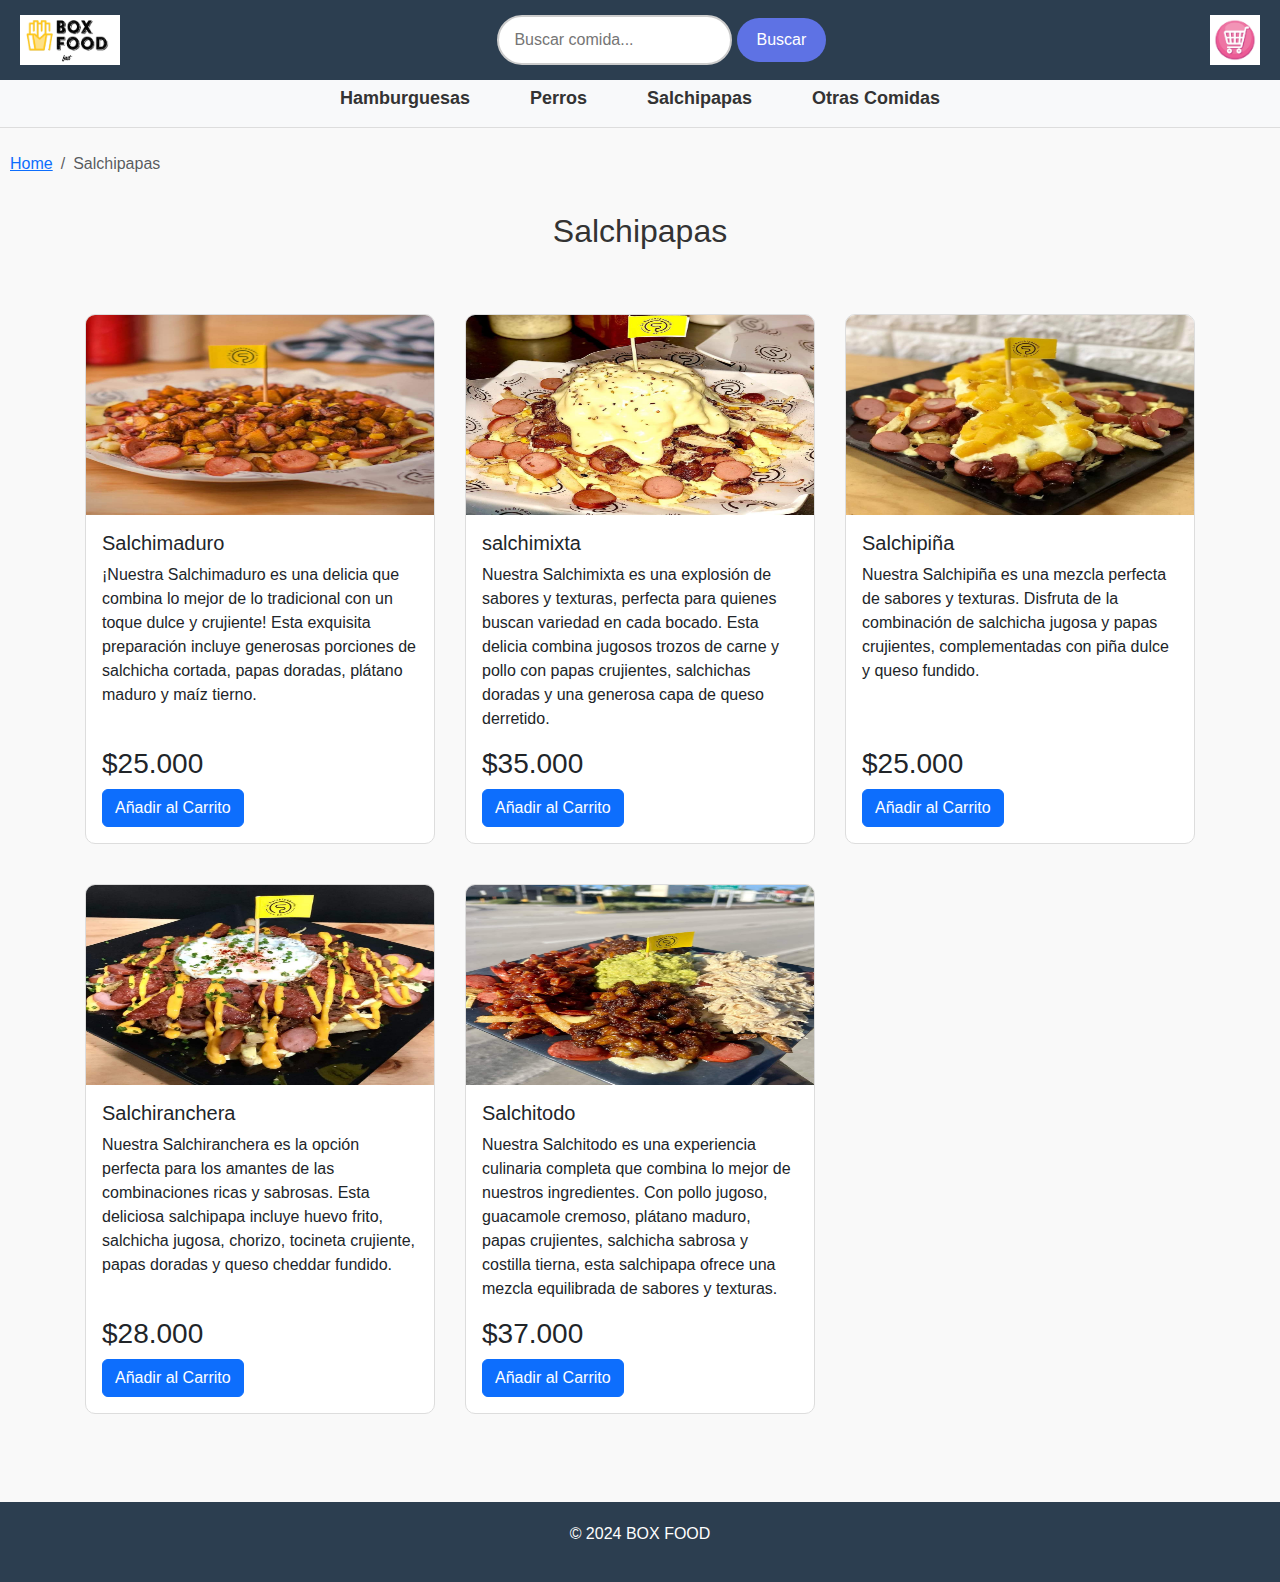
<file: salchipapa.html>
<!DOCTYPE html>
<html lang="es">
<head>
    <meta charset="UTF-8">
    <meta name="viewport" content="width=device-width, initial-scale=1.0">
    <title>Salchipapas - Punto DF</title>
    <link href="https://cdn.jsdelivr.net/npm/bootstrap@5.3.0/dist/css/bootstrap.min.css" rel="stylesheet">
    <link rel="stylesheet" href="comidas.css">
    <header>
        <div class="header-container">
            <div class="logo">
                <a href="index.html">
                    <img src="images/logotipo.png" alt="Punto DF Logo">
                </a>
            </div>
            <form id="searchForm" onsubmit="handleSearch(event)">
                <input type="text" id="searchInput" placeholder="Buscar comida..." required>
                <button type="submit">Buscar</button>
            </form>
            <div class="cart-icon" id="cartToggle">
                <img src="images/carro.jpg" alt="Carrito">
            </div>
        </div>
    </header>

    
    <nav class="navbar navbar-expand-lg navbar-light bg-light">
        <div class="container">
            <ul class="menu">
                <li><a href="hamburguesa.html">Hamburguesas</a></li>
                <li><a href="perros.html">Perros</a></li>
                <li><a href="salchipapa.html">Salchipapas</a></li>
                <li><a href="otras.html">Otras Comidas</a></li>
            </ul>
        </div>
    </nav>
    <br>
        <!-- Miga de pan -->
<nav id="breadcrumbNav" class="breadcrumb-container" style="display: none;">
    <ol class="breadcrumb">
        <li class="breadcrumb-item"><a href="index.html">Home</a></li>
        <li class="breadcrumb-item active" id="currentBreadcrumb" aria-current="page"></li>
    </ol>
</nav>
    <main>
        <section>
            <h2>Salchipapas</h2>
            <br>
            <div class="container">
                <div class="row">
                    <div class="col-md-4">
                        <div class="card">
                            <img src="images/salchimaduro.jpeg" class="card-img-top" alt="Salchipapa 1">
                            <div class="card-body">
                                <h5 class="card-title">Salchimaduro</h5>
                                <p class="card-text">¡Nuestra Salchimaduro es una delicia que combina lo mejor de lo tradicional con un toque dulce y crujiente! Esta exquisita preparación incluye generosas porciones de salchicha cortada, papas doradas, plátano maduro y maíz tierno. </p>
                                <br>
                                <h3>$25.000</h3>
                                <button class="btn btn-primary add-to-cart">Añadir al Carrito</button>
                            </div>
                        </div>
                    </div>
                    <div class="col-md-4">
                        <div class="card">
                            <img src="images/salchimixta.jpeg" class="card-img-top" alt="Salchipapa 2">
                            <div class="card-body">
                                <h5 class="card-title">salchimixta</h5>
                                <p class="card-text">Nuestra Salchimixta es una explosión de sabores y texturas, perfecta para quienes buscan variedad en cada bocado. Esta delicia combina jugosos trozos de carne y pollo con papas crujientes, salchichas doradas y una generosa capa de queso derretido.</p>
                                
                                <h3>$35.000</h3>
                                <button class="btn btn-primary add-to-cart">Añadir al Carrito</button>
                            </div>
                        </div>
                    </div>
                    <div class="col-md-4">
                        <div class="card">
                            <img src="images/salchipiña.jpeg" class="card-img-top" alt="Salchipapa 3">
                            <div class="card-body">
                                <h5 class="card-title">Salchipiña</h5>
                                <p class="card-text">Nuestra Salchipiña es una mezcla perfecta de sabores y texturas. Disfruta de la combinación de salchicha jugosa y papas crujientes, complementadas con piña dulce y queso fundido. </p>
                                <br>
                                <br>
                                <h3>$25.000</h3>
                                <button class="btn btn-primary add-to-cart">Añadir al Carrito</button>
                            </div>
                        </div>
                    </div>
                    <div class="col-md-4">
                        <div class="card">
                            <img src="images/salchiranchera.jpeg" class="card-img-top" alt="Salchipapa 4">
                            <div class="card-body">
                                <h5 class="card-title">Salchiranchera</h5>
                                <p class="card-text">Nuestra Salchiranchera es la opción perfecta para los amantes de las combinaciones ricas y sabrosas. Esta deliciosa salchipapa incluye huevo frito, salchicha jugosa, chorizo, tocineta crujiente, papas doradas y queso cheddar fundido.</p>
                                <br>
                                <h3>$28.000</h3>
                                <button class="btn btn-primary add-to-cart">Añadir al Carrito</button>
                            </div>
                        </div>
                    </div>
                    <div class="col-md-4">
                        <div class="card">
                            <img src="images/salchitodo.jpeg" class="card-img-top" alt="Salchipapa 5">
                            <div class="card-body">
                                <h5 class="card-title">Salchitodo</h5>
                                <p class="card-text">Nuestra Salchitodo es una experiencia culinaria completa que combina lo mejor de nuestros ingredientes. Con pollo jugoso, guacamole cremoso, plátano maduro, papas crujientes, salchicha sabrosa y costilla tierna, esta salchipapa ofrece una mezcla equilibrada de sabores y texturas.</p>
                                <h3>$37.000</h3>
                                <button class="btn btn-primary add-to-cart">Añadir al Carrito</button>
                            </div>
                        </div>
                    </div>
                </div>
            </div>
        </section>
    </main>
    <!-- Apartado del carrito -->
    <div class="cart-sidebar" id="cartSidebar"> 
        <button class="btn btn-primary mb-3" id="backToMenu">Volver al Menu</button> <!-- Botón añadido -->
        <h3>Comidas Seleccionadas</h3>
        <ul id="cartItems"></ul>
        <h4>Detalles de Pago</h4>
        <input type="text" id="cardNumber" placeholder="Número de tarjeta" class="form-control mb-2">
        <input type="text" id="phoneNumber" placeholder="Número de celular" class="form-control mb-2">
        <button class="btn btn-success" id="submitOrder">Enviar</button>
    </div>

    <!-- Modal para confirmar el pedido -->
    <div class="modal fade" id="orderModal" tabindex="-1" aria-labelledby="orderModalLabel" aria-hidden="true">
        <div class="modal-dialog">
            <div class="modal-content">
                <div class="modal-header">
                    <h5 class="modal-title" id="orderModalLabel">Pedido Enviado</h5>
                    <button type="button" class="btn-close" data-bs-dismiss="modal" aria-label="Close"></button>
                </div>
                <div class="modal-body">
                    ¡Tu pedido ha sido enviado correctamente!
                </div>
                <div class="modal-footer">
                    <button type="button" class="btn btn-secondary" data-bs-dismiss="modal">Cerrar</button>
                </div>
            </div>
        </div>
    </div> 
    <br>
     <br>
     
    <footer>
        <p>&copy; 2024 BOX FOOD</p>
    </footer>

    <script src="https://cdn.jsdelivr.net/npm/@popperjs/core@2.11.6/dist/umd/popper.min.js"></script>
    <script src="https://cdn.jsdelivr.net/npm/bootstrap@5.3.0/dist/js/bootstrap.min.js"></script>
    <script src="js.js"></script>
    <script src="home.js"></script>
    <script src="miga.js"></script>
</body>
</html>
</file>
<file: home.css>
/* Estilos globales */
body {
    font-family: 'Arial', sans-serif;
    background-color: #f9f9f9;
    color: #333;
    margin: 0;
    padding-top: 70px;
}

/* Header fijo en la parte superior */
.header-container {
    background-color: #2c3e50;
    color: white;
    padding: 15px 20px;
    display: flex;
    justify-content: space-between;
    align-items: center;
    position: fixed;
    top: 0;
    width: 100%;
    z-index: 10;
}

/* Tamaño uniforme para el logo, barra de búsqueda y carrito */
.logo img {
    width: 100px;
    height: 50px;
    cursor: pointer;
}
.cart-icon img {
    width: 50px;
    height: 50px;
    cursor: pointer;
}

/* Input de búsqueda */
#searchInput {
    width: 70%;
    border: 2px solid #ccc;
    border-radius: 25px;
    padding: 5px 15px;
    font-size: 16px;
    transition: all 0.3s ease;
    height: 50px; /* Para que coincida con el tamaño del logo y carrito */
}

/* Botón de búsqueda */
#searchForm button {
    background-color: #5e72e4;
    color: #fff;
    border: none;
    padding: 10px 20px;
    border-radius: 25px;
    font-size: 16px;
    cursor: pointer;
    transition: background-color 0.3s ease;
}

/* Botones tipo imagen debajo del header */
.header-buttons {
    display: flex;
    justify-content: center;
    gap: 20px;
    margin-top: 100px;
}

.button-container img {
    width: 100px;
    border-radius: 8px;
    box-shadow: 0 4px 6px rgba(0, 0, 0, 0.1);
}

.button-container p {
    font-size: 1.1rem;
    margin-top: 10px;
}

/* Carrusel */
.carousel-inner img {
    height: 500px;
    object-fit: cover;
}

/* Título de promociones */
h2 {
    text-align: center;
    font-size: 2rem;
    margin-top: 40px;
    color: #2c3e50;
}

/* Contenedor de promociones */
.promotions-container {
    display: flex;
    justify-content: space-around;
    margin-top: 20px;
    gap: 20px;
    padding: 0 15px;
}

/* Estilos de cada panel */
.promo-panel {
    background-color: #f8f9fa;
    border-radius: 8px;
    box-shadow: 0px 4px 8px rgba(0, 0, 0, 0.1);
    padding: 15px;
    text-align: center;
    width: 30%;
    transition: transform 0.3s ease, box-shadow 0.3s ease;
}

.promo-panel:hover {
    transform: translateY(-5px);
    box-shadow: 0px 6px 15px rgba(0, 0, 0, 0.15);
}

.promo-panel img {
    width: 100%;
    border-radius: 8px;
    margin-bottom: 10px;
}

.promo-description {
    font-size: 1rem;
    color: #333;
    margin-bottom: 10px;
}

.add-to-cart {
    background-color: #28a745;
    color: white;
    border: none;
    padding: 8px 16px;
    border-radius: 5px;
    font-size: 0.9rem;
    transition: background-color 0.3s ease;
}

.add-to-cart:hover {
    background-color: #218838;
}

/* Información del restaurante */
.restaurant-info {
    text-align: center;
    margin-top: 30px;
    padding: 15px;
    background-color: #ffffff;
    box-shadow: 0px 4px 8px rgba(0, 0, 0, 0.1);
    border-radius: 8px;
}

.restaurant-info b {
    font-size: 1.5rem;
    color: #2c3e50;
}

.restaurant-info p {
    font-size: 1rem;
    color: #555;
}

/* Sidebar del carrito */
.cart-sidebar {
    position: fixed;
    top: 0;
    right: -400px; /* Oculto inicialmente fuera de la pantalla */
    width: 300px;
    height: 100%;
    background-color: #fff;
    box-shadow: -2px 0 5px rgba(0, 0, 0, 0.5);
    padding: 20px;
    transition: all 0.5s ease;
    z-index: 1000;
    overflow-y: auto;
}

.cart-sidebar.open {
    right: 0; /* Se muestra al abrir */
}

.cart-sidebar h3 {
    font-size: 1.5rem;
    margin-bottom: 10px;
    color: #333;
}

.cart-sidebar h4 {
    font-size: 1.2rem;
    margin-top: 20px;
    color: #555;
}

#cartItems {
    list-style-type: none;
    padding: 0;
    margin: 0;
}

#cartItems li {
    display: flex;
    align-items: center;
    justify-content: space-between;
    padding: 8px 0;
    border-bottom: 1px solid #ddd;
}

#cartItems li button {
    background-color: transparent;
    color: #dc3545;
    font-size: 18px;
    font-weight: bold;
    border: 2px solid #dc3545;
    border-radius: 50%;
    width: 25px;
    height: 25px;
    transition: background-color 0.2s ease;
    cursor: pointer;
}

#cartItems li button:hover {
    background-color: #dc3545;
    color: #fff;
}

#cardNumber,
#phoneNumber {
    width: 100%;
    padding: 8px;
    border-radius: 5px;
    border: 1px solid #ccc;
}

#submitOrder {
    width: 100%;
    padding: 10px;
    font-size: 16px;
    margin-top: 15px;
}

/* Botón para cerrar el carrito */
.close-cart {
    position: absolute;
    top: 10px;
    right: 10px;
    background-color: #f5f5f5;
    padding: 5px 10px;
    border-radius: 5px;
    font-size: 20px;
    color: #dc3545;
    cursor: pointer;
}

.close-cart:hover {
    color: #c82333;
}

/* Estilos de la modal */
.modal-content {
    border-radius: 10px;
}

.modal-header {
    background-color: #007bff;
    color: white;
    border-top-left-radius: 10px;
    border-top-right-radius: 10px;
}

.modal-title {
    font-weight: bold;
}

.modal-body {
    font-size: 1rem;
    color: #333;
}

.modal-footer .btn-secondary {
    background-color: #6c757d;
    color: white;
}

/* Footer */
footer {
    text-align: center;
    padding: 20px;
    background-color: #2c3e50;
    color: white;
}

/* Responsivo para pantallas pequeñas */
@media (max-width: 768px) {
    .promotions-container {
        flex-direction: column;
        align-items: center;
    }

    .promo-panel {
        width: 80%;
        margin-bottom: 20px;
    }

    .cart-sidebar {
        width: 100%;
        right: -100%; /* Para que cubra la pantalla completa en móvil */
    }
}
#breadcrumbNav {
    margin-left: 10px;
}
</file>
<file: comidas.css>
/* Estilos generales de la página */
body {
    font-family: 'Arial', sans-serif; /* Tipografía base para el texto */
    background-color: #f9f9f9; /* Color de fondo suave para la página */
    color: #333; /* Color del texto */
    margin: 0; /* Eliminar el margen por defecto */
    padding-top: 70px; /* Espacio superior para evitar que el contenido se solape con el header fijo */
}

/* Header fijo en la parte superior de la página */
.header-container {
    background-color: #2c3e50; /* Fondo oscuro para el header */
    color: white; /* Color blanco para el texto en el header */
    padding: 15px 20px; /* Espaciado interno */
    display: flex; /* Uso de flexbox para la disposición de los elementos */
    justify-content: space-between; /* Espaciado igual entre los elementos */
    align-items: center; /* Centrar los elementos verticalmente */
    position: fixed; /* Posicionar el header en la parte superior de la ventana */
    top: 0;
    width: 100%; /* Extender el header a lo ancho de la ventana */
    z-index: 10; /* Asegura que el header esté sobre otros elementos */
}

/* Estilo para el logo */
.logo img {
    width: 100px; /* Anchura del logo */
    height: 50px; /* Altura del logo */
    cursor: pointer; /* Cambia el cursor al pasar sobre el logo */
}

/* Estilo para el icono del carrito */
.cart-icon img {
    width: 50px; /* Anchura del ícono del carrito */
    height: 50px; /* Altura del ícono del carrito */
    cursor: pointer; /* Cambia el cursor al pasar sobre el ícono */
}

/* Input de búsqueda */
#searchInput {
    width: 70%;
    border: 2px solid #ccc;
    border-radius: 25px;
    padding: 5px 15px;
    font-size: 16px;
    transition: all 0.3s ease;
    height: 50px; /* Para que coincida con el tamaño del logo y carrito */
}



/* Botón de búsqueda */
#searchForm button {
    background-color: #5e72e4;
    color: #fff;
    border: none;
    padding: 10px 20px;
    border-radius: 25px;
    font-size: 16px;
    cursor: pointer;
    transition: background-color 0.3s ease;
    
}
/* Barra de navegación: menú */
.header-container nav ul {
    list-style-type: none; /* Eliminar viñetas */
    margin: 0;
    padding: 0;
    display: flex; /* Alinear en una fila */
    margin-right: 55px; /* Espaciado derecho */
}

.header-container nav ul li {
    position: relative; /* Posicionamiento para dropdown */
    margin-right: 30px; /* Espacio entre elementos */
}

.header-container nav ul li a {
    color: white; /* Color del enlace */
    text-decoration: none; /* Quitar subrayado */
    font-weight: bold; /* Texto en negrita */
}

.header-container nav ul li a:hover {
    color: #ffc107; /* Color al pasar el cursor */
}

/* Dropdown para el menú */
.dropdown .dropbtn {
    color: white;
    text-decoration: none;
    font-weight: bold;
    cursor: pointer;
}

.dropdown-content {
    display: none;
    position: absolute;
    background-color: #333;
    min-width: 160px;
    box-shadow: 0px 8px 16px 0px rgba(0,0,0,0.2);
    z-index: 1;
}

.dropdown-content a {
    color: white;
    padding: 12px 16px;
    text-decoration: none;
    display: block;
}

.dropdown-content a:hover {
    background-color: #575757;
}

.dropdown:hover .dropdown-content {
    display: block;
}

.dropdown:hover .dropbtn {
    color: #ffc107;
}

/* Estilos para el contenido principal */
main {
    padding: 20px;
}

h2 {
    text-align: center;
    margin-bottom: 20px;
    color: #333;
}

/* Estilo para las tarjetas */
.card {
    margin-bottom: 20px;
    border: 1px solid #ddd;
    border-radius: 10px;
    transition: transform 0.2s;
    overflow: hidden;
}
/* Contenedor de promociones */
.col-md-4 {
    display: flex;
    justify-content: space-around;
    margin-top: 20px;
    gap: 20px;
    padding: 0 15px;
}
.card-img-top{
    width: 350px; /* Anchura del logo */
    height: 200px; /* Altura del logo */
}

.card:hover {
    transform: scale(1.05); /* Aumenta el tamaño de la tarjeta al pasar sobre ella */
}
/* Sidebar del carrito */
.cart-sidebar {
    position: fixed;
    right: -300px;
    top: 0;
    background-color: white;
    width: 300px;
    height: 100%;
    box-shadow: -3px 0 10px rgba(0, 0, 0, 0.1);
    padding: 20px;
    z-index: 999;
    transition: right 0.3s ease;
}

.cart-sidebar.show {
    right: 0;
}

.cart-header {
    display: flex;
    justify-content: space-between;
    align-items: center;
    margin-bottom: 15px;
}

.cart-header h3 {
    margin: 0;
}

.close-cart {
    background: none;
    border: none;
    font-size: 24px;
    cursor: pointer;
}

#cartItems {
    list-style-type: none;
    padding: 0;
    margin: 0;
}

#cartItems li {
    margin-bottom: 10px;
    font-size: 1rem;
}
/* Footer */
footer {
    text-align: center;
    padding: 20px;
    background-color: #2c3e50;
    color: white;
}

/* Responsivo para pantallas pequeñas */
@media (max-width: 768px) {
    .promotions-container {
        flex-direction: column;
        align-items: center;
    }

    .promo-panel {
        width: 80%;
        margin-bottom: 20px;
    }
}
/*menu comidas*/
/* Estilos generales para la barra de navegación */
.navbar {
    background-color: #f8f9fa; /* Color de fondo claro para el navbar */
    padding: 15px 0; /* Espaciado interno */
    border-bottom: 1px solid #ddd; /* Línea de separación debajo del navbar */
}

/* Contenedor principal de la navegación */
.navbar .container {
    display: flex;
    justify-content: center; /* Centra el contenido en el contenedor */
    align-items: center; /* Alinea verticalmente en el centro */
}

/* Lista de enlaces de navegación */
.menu {
    list-style: none; /* Elimina las viñetas de la lista */
    display: flex; /* Alinea los elementos de la lista en una fila */
    margin: 0; /* Sin margen en la lista */
    padding: 0; /* Sin relleno en la lista */
    gap: 30px; /* Espaciado entre elementos */
}

/* Estilos para los elementos de la lista */
.menu li {
    position: relative; /* Para posibles efectos desplegables o decorativos */
}

/* Estilos para los enlaces */
.menu li a {
    color: #333; /* Color del texto del enlace */
    text-decoration: none; /* Elimina el subrayado */
    font-size: 18px; /* Tamaño de fuente */
    font-weight: bold; /* Texto en negrita */
    padding: 10px 15px; /* Espaciado interno */
    transition: color 0.3s ease; /* Transición suave de color */
}

/* Estilo al pasar el cursor */
.menu li a:hover {
    color: #007bff; /* Cambia el color al pasar el cursor */
    border-bottom: 2px solid #007bff; /* Línea decorativa debajo del enlace */
}
/* Carrito de compras */
.cart-sidebar {
    position: fixed;
    top: 0;
    right: -400px; /* Oculto inicialmente fuera de la pantalla */
    width: 300px;
    height: 100%;
    background-color: #fff;
    box-shadow: -2px 0 5px rgba(0, 0, 0, 0.5);
    padding: 20px;
    transition: right 0.3s ease;
    z-index: 1000;
    overflow-y: auto;
}

.cart-sidebar.open {
    right: 0; /* Se muestra al abrir */
}

.cart-sidebar h3 {
    font-size: 1.5rem;
    margin-bottom: 10px;
    color: #333;
}

.cart-sidebar h4 {
    font-size: 1.2rem;
    margin-top: 20px;
    color: #555;
}

#cartItems {
    list-style-type: none;
    padding: 0;
    margin: 0;
}

#cartItems li {
    display: flex;
    align-items: center;
    justify-content: space-between;
    padding: 8px 0;
    border-bottom: 1px solid #ddd;
}

#cartItems li button {
    background-color: #dc3545;
    color: #fff;
    border: none;
    border-radius: 50%;
    width: 25px;
    height: 25px;
    font-size: 14px;
    cursor: pointer;
}

#cartItems li button:hover {
    background-color: #c82333;
}

#cardNumber,
#phoneNumber {
    width: 100%;
    padding: 8px;
    border-radius: 5px;
    border: 1px solid #ccc;
}

#submitOrder {
    width: 100%;
    padding: 10px;
    font-size: 16px;
    margin-top: 15px;
}

/* Botón para cerrar el carrito */
.close-cart {
    position: absolute;
    top: 10px;
    right: 10px;
    background-color: transparent;
    border: none;
    font-size: 20px;
    color: #dc3545;
    cursor: pointer;
}

.close-cart:hover {
    color: #c82333;
}

/* Estilos de la modal */
.modal-content {
    border-radius: 10px;
}

.modal-header {
    background-color: #007bff;
    color: white;
    border-top-left-radius: 10px;
    border-top-right-radius: 10px;
}

.modal-title {
    font-weight: bold;
}

.modal-body {
    font-size: 1rem;
    color: #333;
}

.modal-footer .btn-secondary {
    background-color: #6c757d;
    color: white;
}
#breadcrumbNav {
    margin-left: 10px;
}
</file>
